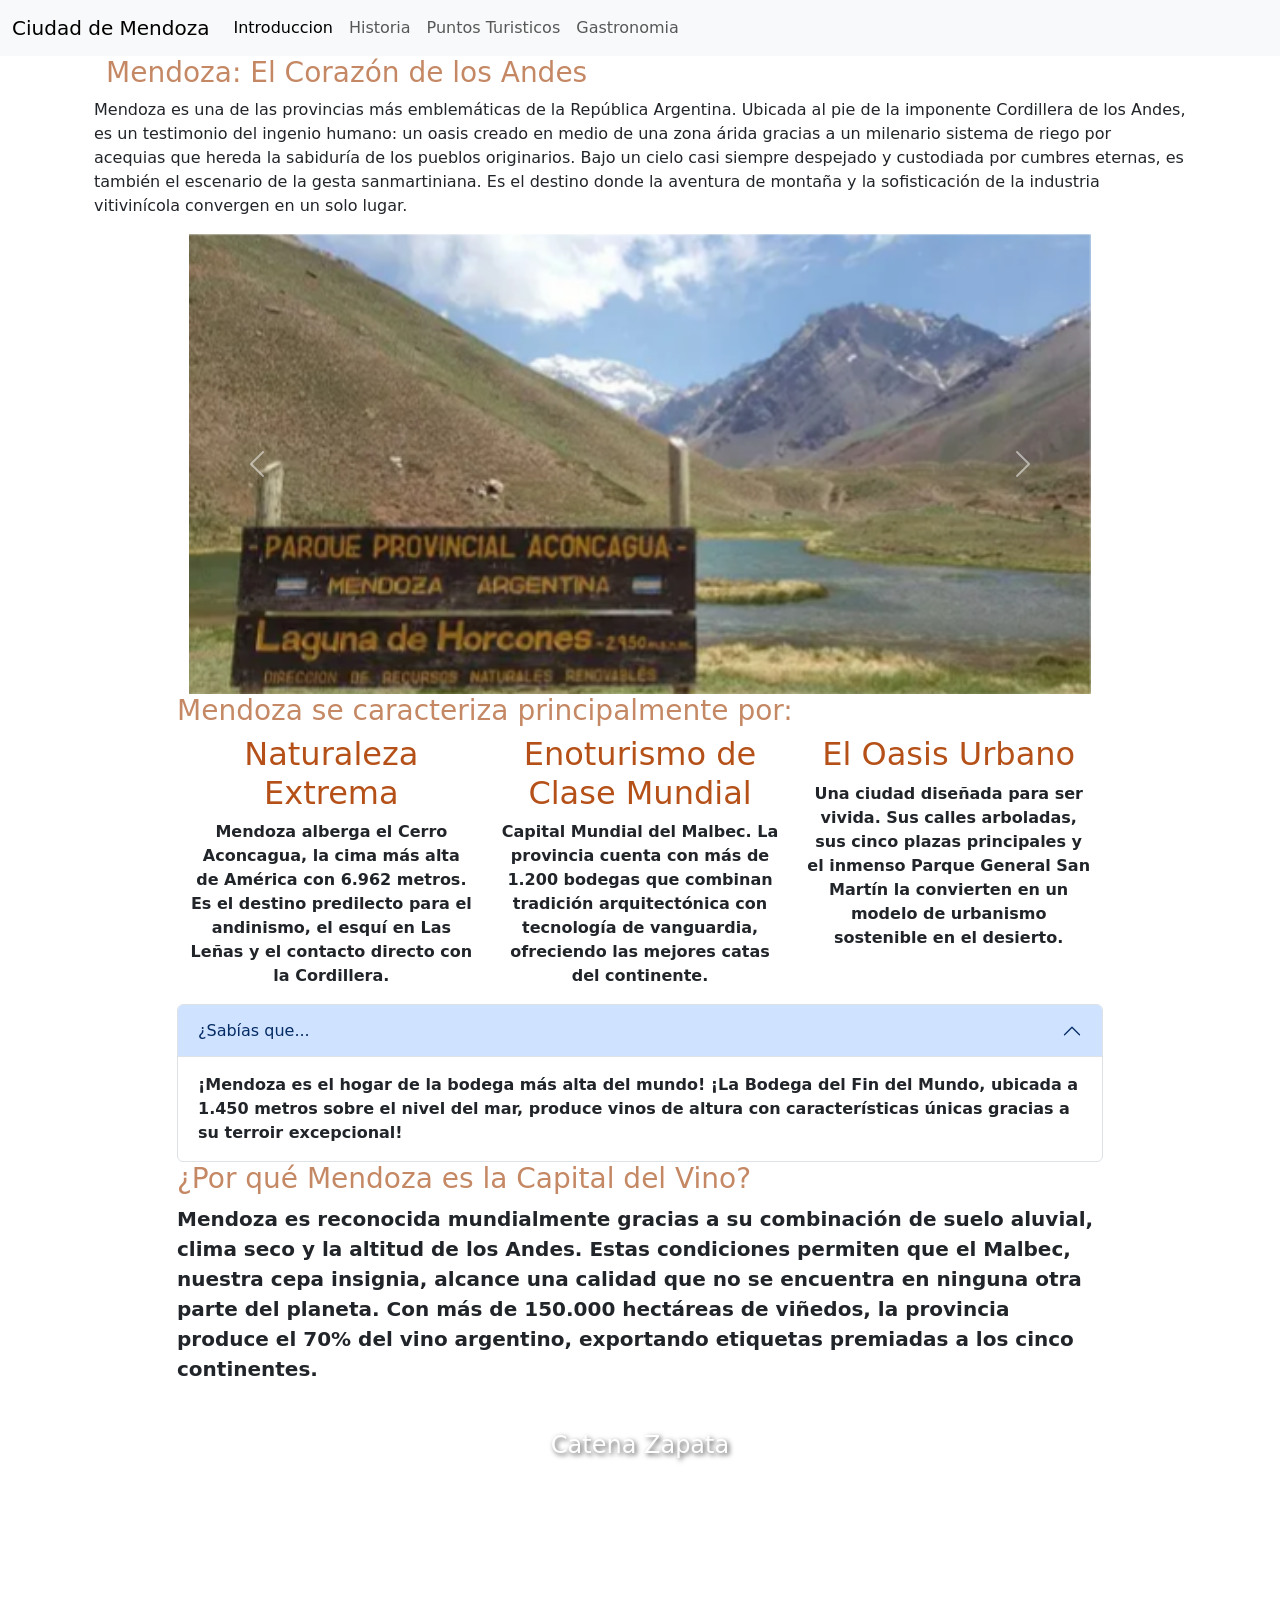
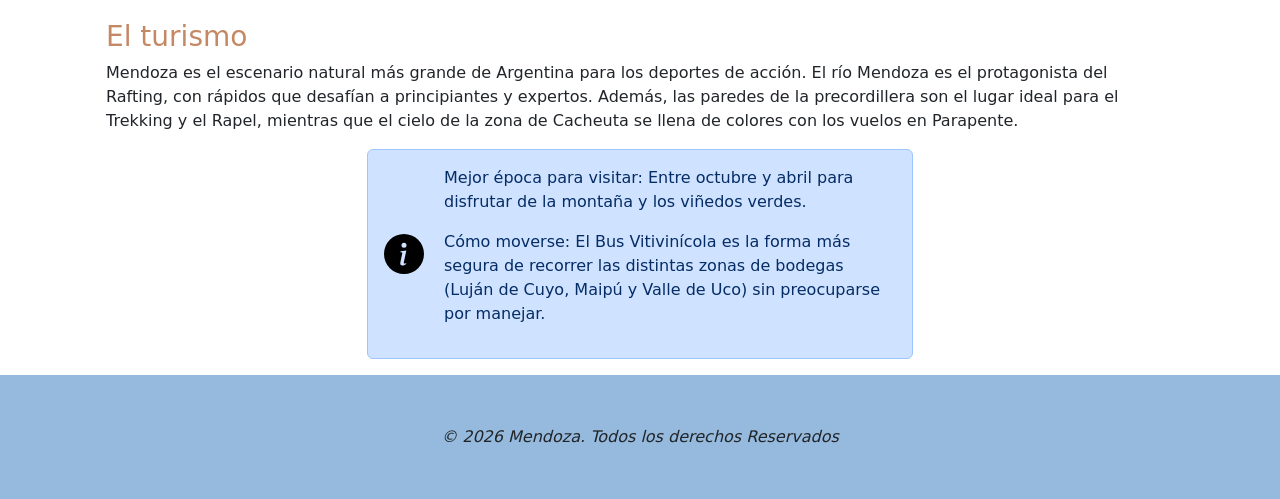
<file: index.html>
<!doctype html>
<html lang="en">

<head>
    <meta charset="UTF-8" />
    <meta name="viewport" content="width=device-width, initial-scale=1.0" />
    <title>TLP</title>

    <link href="https://cdn.jsdelivr.net/npm/bootstrap@5.3.8/dist/css/bootstrap.min.css" rel="stylesheet"
        integrity="sha384-sRIl4kxILFvY47J16cr9ZwB07vP4J8+LH7qKQnuqkuIAvNWLzeN8tE5YBujZqJLB" crossorigin="anonymous" />
    <link rel="stylesheet" href="assets/css/style.css" />
    <link rel="stylesheet" href="assets/css/index.css" />
</head>


<body>
    <header>
        <nav class="navbar navbar-expand-lg bg-body-tertiary">
            <div class="container-fluid">
                <a class="navbar-brand" href="#">Ciudad de Mendoza</a>
                <button class="navbar-toggler" type="button" data-bs-toggle="collapse"
                    data-bs-target="#navbarSupportedContent" aria-controls="navbarSupportedContent"
                    aria-expanded="false" aria-label="Toggle navigation">
                    <span class="navbar-toggler-icon"></span>
                </button>
                <div class="collapse navbar-collapse" id="navbarSupportedContent">
                    <ul class="navbar-nav me-auto mb-2 mb-lg-0">
                        <li class="nav-item">
                            <a class="nav-link active" aria-current="page" href="index.html">Introduccion</a>
                        </li>
                        <li class="nav-item">
                            <a class="nav-link" href="historia.html">Historia</a>
                        </li>
                        <li class="nav-item dropdown">
                            <a class="nav-link" href="puntoturistico.html">Puntos Turisticos
                            </a>
                        </li>
                        <li class="nav-item dropdown">
                            <a class="nav-link" href="gastronomia.html">Gastronomia</a>
                        </li>
                    </ul>
                </div>
            </div>
        </nav>
    </header>
    <section class="frase container">
        <div class="container">
            <h3 class="container">Mendoza: El Corazón de los Andes</h3>
            <p>
                Mendoza es una de las provincias más emblemáticas de la República Argentina. Ubicada al pie de la
                imponente
                Cordillera de los Andes, es un testimonio del ingenio humano: un oasis creado en medio de una zona árida
                gracias a un milenario sistema de riego por acequias que hereda la sabiduría de los pueblos originarios.
                Bajo un cielo casi siempre despejado y custodiada por cumbres eternas, es también el escenario de la
                gesta
                sanmartiniana. Es el destino donde la aventura de montaña y la sofisticación de la industria
                vitivinícola
                convergen en un solo lugar.
            </p>
        </div>
    </section>
    <section class="coso">
        <div class="container ">
            <div class="row gy-100">
                <div class="col-10 mx-auto">
                    <div class="p-6">
                        <section class="carrousel align-content-center">
                            <div class="container text-center">
                                <div class="row align-items-center">
                                    <div class="col">
                                        <div class="fotos">
                                            <div id="carouselExample" class="carousel slide">
                                                <div class="carousel-inner">
                                                    <div class="carousel-item active">
                                                        <img src="assets/img/carrousel1.webp" class="d-block w-100"
                                                            alt="..." />
                                                    </div>
                                                    <div class="carousel-item">
                                                        <img src="assets/img/carrousel2.webp" class="d-block w-100"
                                                            alt="..." />
                                                    </div>
                                                    <div class="carousel-item">
                                                        <img src="assets/img/carrousel3.webp" class="d-block w-100"
                                                            alt="..." />
                                                    </div>
                                                </div>
                                                <button class="carousel-control-prev" type="button"
                                                    data-bs-target="#carouselExample" data-bs-slide="prev">
                                                    <span class="carousel-control-prev-icon" aria-hidden="true"></span>
                                                    <span class="visually-hidden">Previous</span>
                                                </button>
                                                <button class="carousel-control-next" type="button"
                                                    data-bs-target="#carouselExample" data-bs-slide="next">
                                                    <span class="carousel-control-next-icon" aria-hidden="true"></span>
                                                    <span class="visually-hidden">Next</span>
                                                </button>
                                            </div>
                                        </div>
                                    </div>
                                </div>
                            </div>
                        </section>
                        <section class="caracteristicas">
                            <h3>Mendoza se caracteriza principalmente por:</h3>
                            <div class="container text-center">
                                <div class="row">
                                    <div class="col">
                                        <h2>Naturaleza Extrema</h2>
                                        <p>
                                            <strong>
                                                Mendoza alberga el Cerro Aconcagua, la cima más alta de América
                                                con 6.962 metros. Es el destino predilecto para el andinismo, el
                                                esquí en Las Leñas y el contacto directo con la Cordillera.
                                            </strong>
                                        </p>
                                    </div>
                                    <div class="col">
                                        <h2>Enoturismo de Clase Mundial</h2>
                                        <p>
                                            <strong>
                                                Capital Mundial del Malbec. La provincia cuenta con más de 1.200
                                                bodegas que combinan tradición arquitectónica con tecnología de
                                                vanguardia, ofreciendo las mejores catas del continente.
                                            </strong>
                                        </p>
                                    </div>
                                    <div class="col">
                                        <h2>El Oasis Urbano</h2>
                                        <p>
                                            <strong>
                                                Una ciudad diseñada para ser vivida. Sus calles arboladas, sus
                                                cinco plazas principales y el inmenso Parque General San Martín
                                                la convierten en un modelo de urbanismo sostenible en el
                                                desierto.
                                            </strong>
                                        </p>
                                    </div>
                                </div>
                        </section>
                        <div class="curiosidad">
                            <div class="accordion" id="accordionPanelsStayOpenExample">
                                <div class="accordion-item">
                                    <h2 class="accordion-header">
                                        <button class="accordion-button" type="button" data-bs-toggle="collapse"
                                            data-bs-target="#panelsStayOpen-collapseOne" aria-expanded="true"
                                            aria-controls="panelsStayOpen-collapseOne">
                                            ¿Sabías que...
                                        </button>
                                    </h2>
                                    <div id="panelsStayOpen-collapseOne" class="accordion-collapse collapse show">
                                        <div class="accordion-body">
                                            <strong>¡Mendoza es el hogar de la bodega más alta del mundo! ¡La Bodega del
                                                Fin
                                                del Mundo,
                                                ubicada a 1.450 metros sobre el nivel del mar, produce vinos de altura
                                                con
                                                características
                                                únicas gracias a su terroir excepcional!</strong>
                                        </div>
                                    </div>
                                </div>
                            </div>
                            <div class="vino">
                                <blockquote class="blockquote">
                                    <h3>¿Por qué Mendoza es la Capital del Vino?</h3>
                                    <p><strong>Mendoza es reconocida mundialmente gracias a su combinación de suelo
                                            aluvial,
                                            clima seco y la
                                            altitud de los Andes. Estas condiciones permiten que el Malbec, nuestra cepa
                                            insignia, alcance
                                            una calidad que no se encuentra en ninguna otra parte del planeta. Con más
                                            de
                                            150.000 hectáreas
                                            de viñedos, la provincia produce el 70% del vino argentino, exportando
                                            etiquetas
                                            premiadas a los
                                            cinco continentes.</strong></p>
                                </blockquote>
                            </div>
                            <section class="seccion-vino">
                                <div class="contenedor-grid">
                                    <div class="tarjeta-box foto-1">
                                        <div class="capa-oscura">
                                            <div class="info-contenido">
                                                <h3>Catena Zapata</h3>
                                                <p class="texto-hover">
                                                <p class="texto-hover">Catena Zapata es considerada una de las empresas
                                                    de
                                                    vino más famosas
                                                    y emblemáticas de Mendoza, reconocida internacionalmente por lograr
                                                    que
                                                    el Malbec
                                                    argentino sea ampliamente apreciado. Su bodega, conocida por la
                                                    icónica
                                                    Pirámide Maya en
                                                    Luján de Cuyo, es un símbolo de elegancia y tradición desde 1902.
                                                </p>
                                            </div>
                                        </div>
                                    </div>
                                </div>
                        </div>
    </section>
    <section class="turismo container">
        <div class="container">
            <h3 class="container">El turismo</h3>
            <p class="container">
                Mendoza es el escenario natural más grande de Argentina para los deportes de acción. El río Mendoza es
                el
                protagonista del Rafting, con rápidos que desafían a principiantes y expertos. Además, las paredes de la
                precordillera son el lugar ideal para el Trekking y el Rapel, mientras que el cielo de la zona de
                Cacheuta
                se
                llena de colores con los vuelos en Parapente.
            </p>
            <svg xmlns="http://www.w3.org/2000/svg" class="d-none container">
                <symbol id="check-circle-fill" viewBox="0 0 10 10">
                    <path
                        d="M16 8A8 8 0 1 1 0 8a8 8 0 0 1 16 0zm-3.97-3.03a.75.75 0 0 0-1.08.022L7.477 9.417 5.384 7.323a.75.75 0 0 0-1.06 1.06L6.97 11.03a.75.75 0 0 0 1.079-.02l3.992-4.99a.75.75 0 0 0-.01-1.05z" />
                </symbol>
                <symbol id="info-fill" viewBox="0 0 16 16">
                    <path
                        d="M8 16A8 8 0 1 0 8 0a8 8 0 0 0 0 16zm.93-9.412-1 4.705c-.07.34.029.533.304.533.194 0 .487-.07.686-.246l-.088.416c-.287.346-.92.598-1.465.598-.703 0-1.002-.422-.808-1.319l.738-3.468c.064-.293.006-.399-.287-.47l-.451-.081.082-.381 2.29-.287zM8 5.5a1 1 0 1 1 0-2 1 1 0 0 1 0 2z" />
                </symbol>
                <symbol id="exclamation-triangle-fill" viewBox="0 0 16 16">
                    <path
                        d="M8.982 1.566a1.13 1.13 0 0 0-1.96 0L.165 13.233c-.457.778.091 1.767.98 1.767h13.713c.889 0 1.438-.99.98-1.767L8.982 1.566zM8 5c.535 0 .954.462.9.995l-.35 3.507a.552.552 0 0 1-1.1 0L7.1 5.995A.905.905 0 0 1 8 5zm.002 6a1 1 0 1 1 0 2 1 1 0 0 1 0-2z" />
                </symbol>
            </svg>

            <div class="alert alert-primary d-flex align-items-center w-50 mx-auto" role="alert">
                <svg class="bi flex-shrink-0 me-2" width="40" role="img" aria-label="Info:">
                    <use xlink:href="#info-fill" />
                </svg>
                <div class="container">
                    <p>
                        Mejor época para visitar: Entre octubre y abril para disfrutar de la montaña y los viñedos
                        verdes.
                    </p>
                    <p>
                        Cómo moverse: El Bus Vitivinícola es la forma más segura de recorrer las distintas zonas de
                        bodegas (Luján de Cuyo, Maipú y Valle de Uco) sin preocuparse por manejar.
                    </p>
                </div>
            </div>
        </div>
    </section>
        <footer>
                <div class="container text-center">
                    <em>&copy; 2026 Mendoza. Todos los derechos Reservados</em>
                </div>
            </footer>
    <script src="https://cdn.jsdelivr.net/npm/bootstrap@5.3.8/dist/js/bootstrap.bundle.min.js"
        integrity="sha384-FKyoEForCGlyvwx9Hj09JcYn3nv7wiPVlz7YYwJrWVcXK/BmnVDxM+D2scQbITxI"
        crossorigin="anonymous"></script>
</body>

</html>
</file>
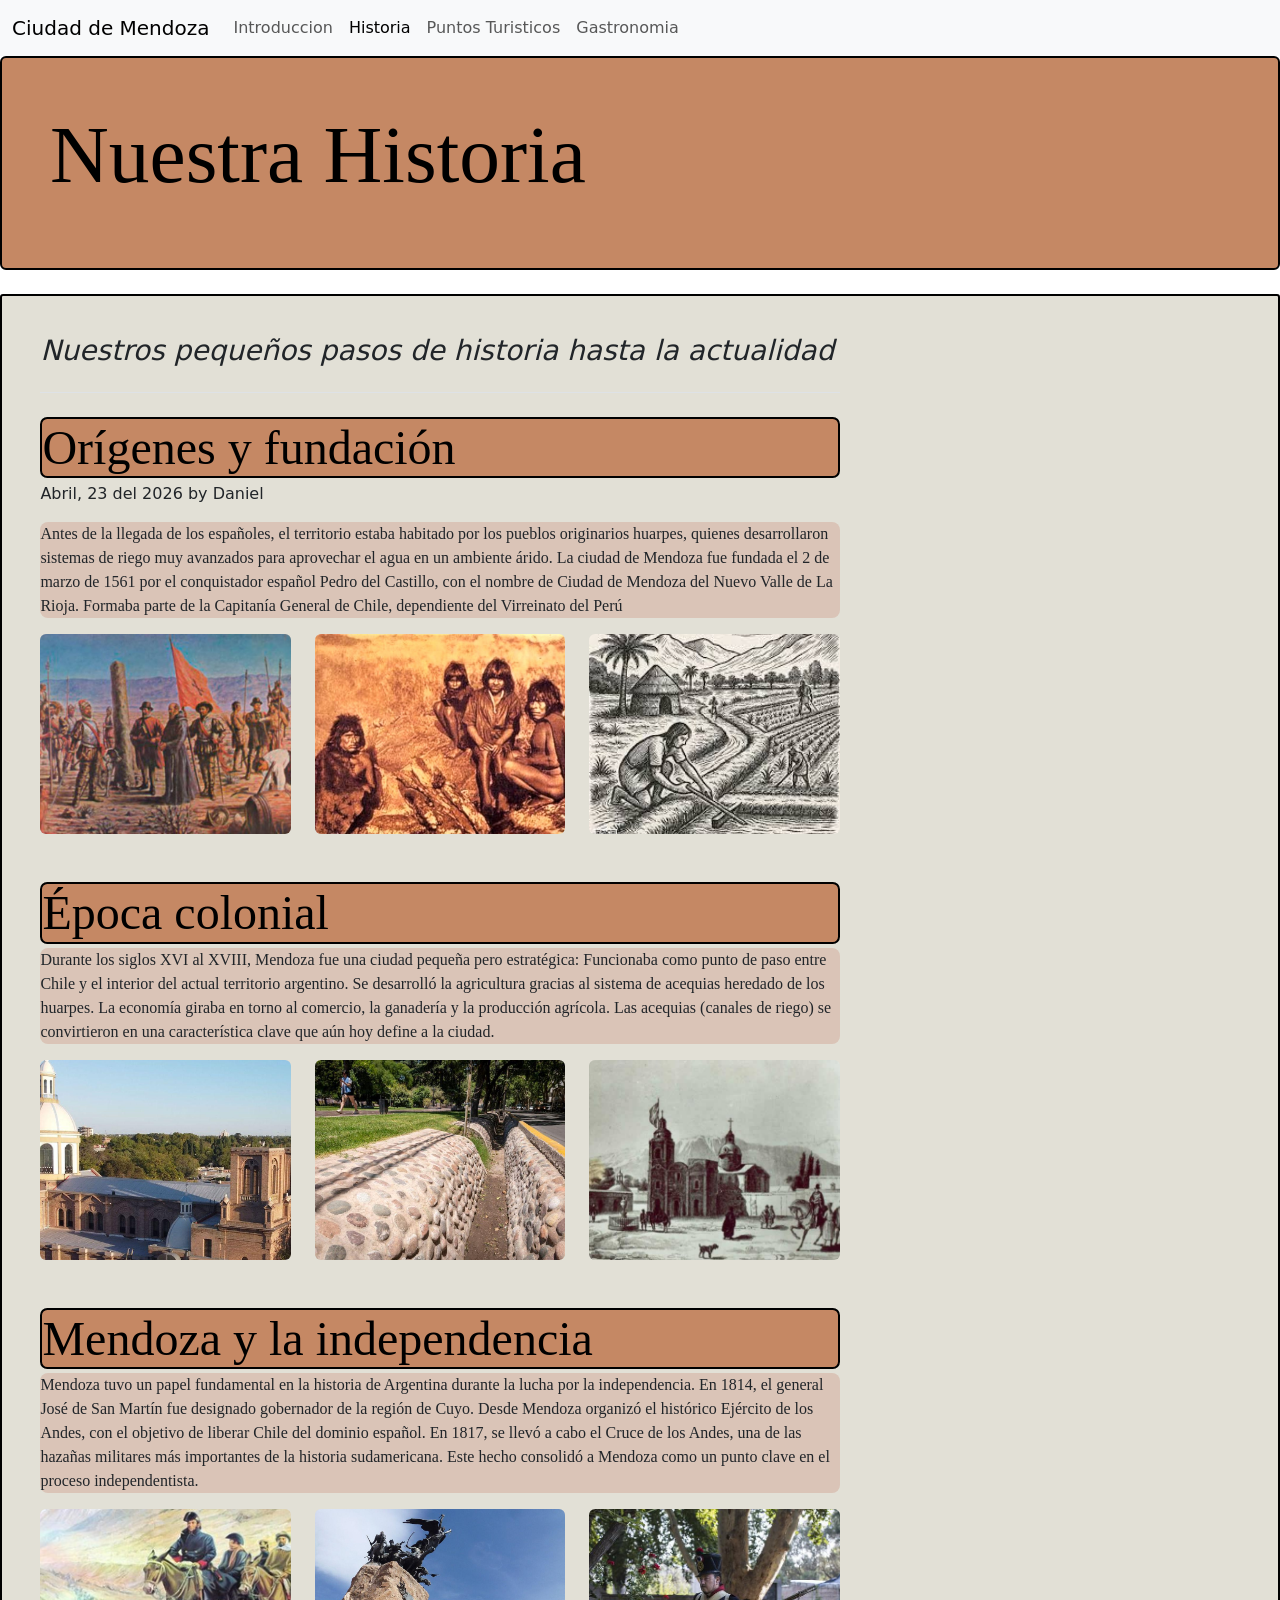
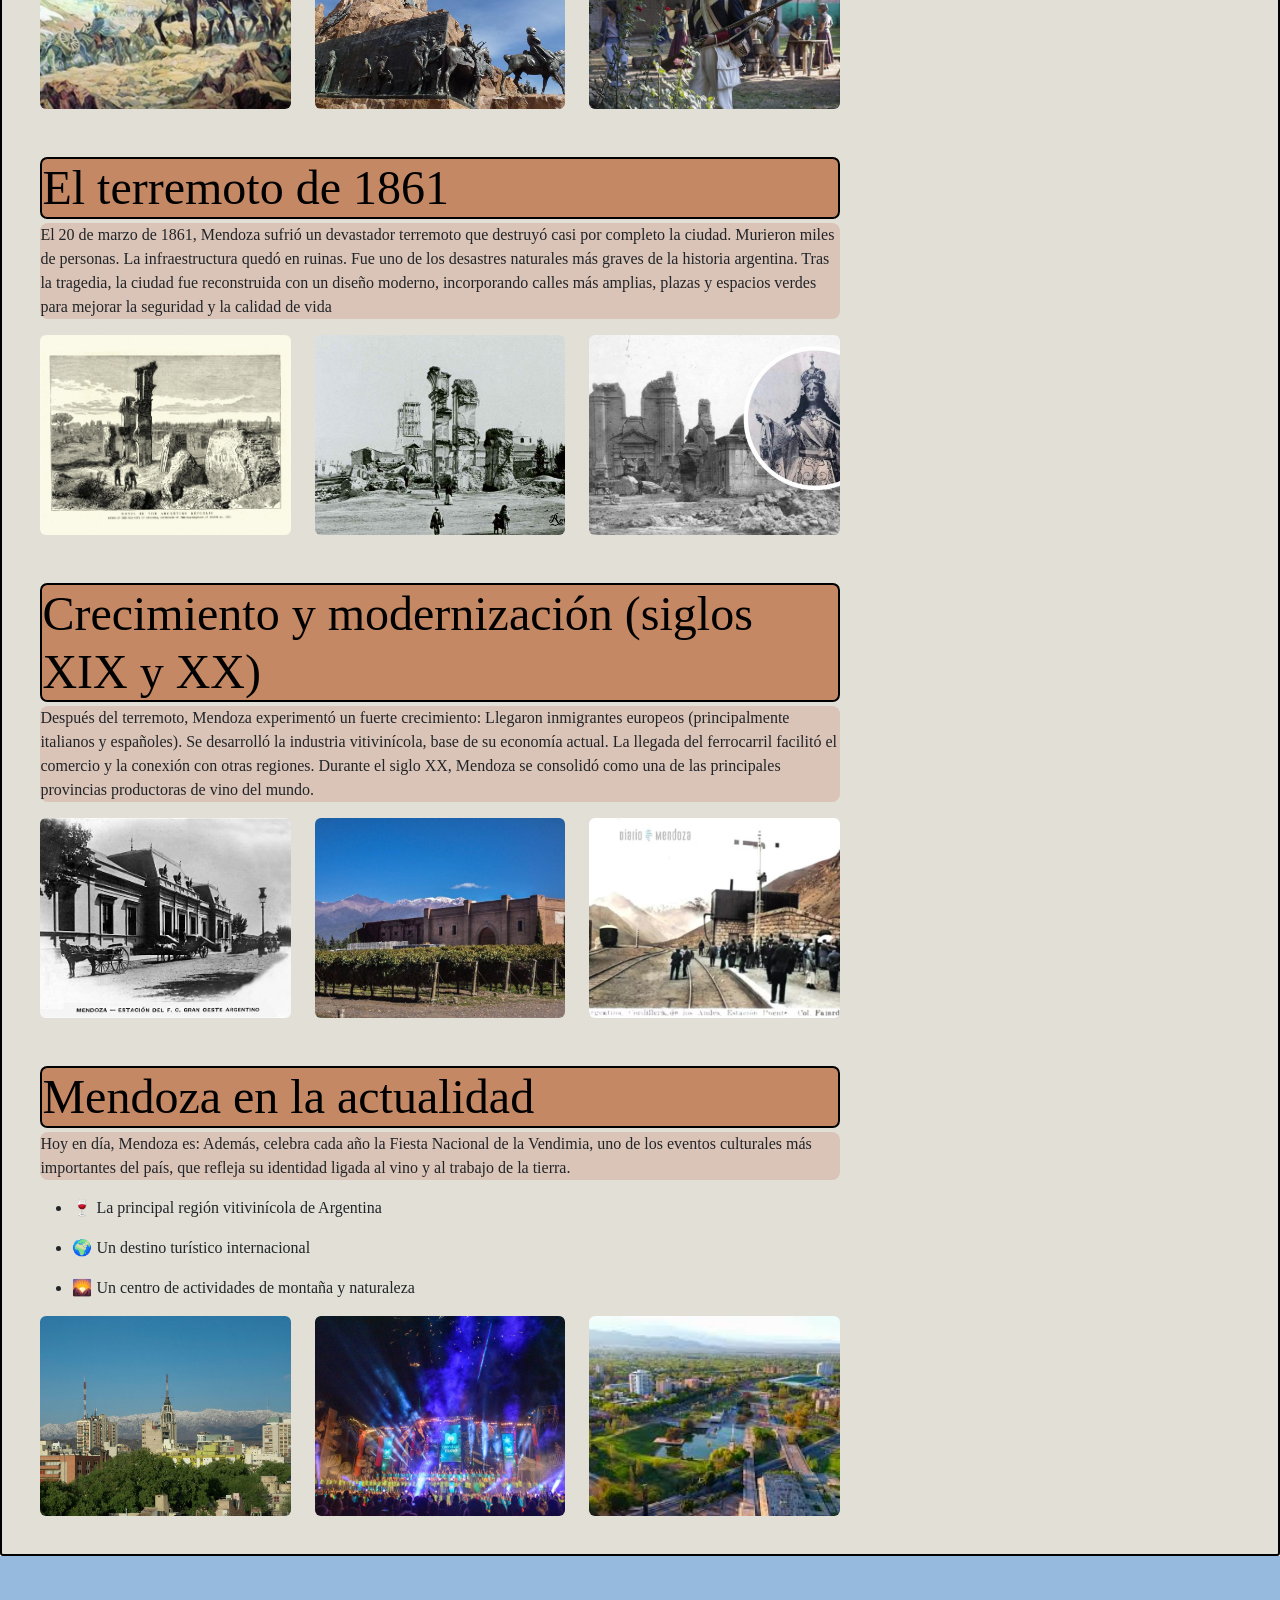
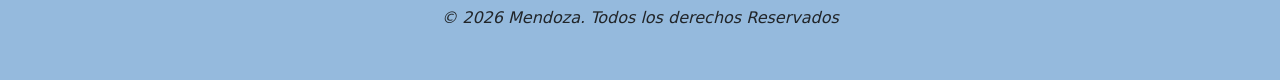
<file: historia.html>
<!doctype html>
<html lang="en">


<head>
    <meta charset="UTF-8" />
    <meta name="viewport" content="width=device-width, initial-scale=1.0" />
    <title>TLP</title>
    <link rel="stylesheet" href="assets/css/style.css">
    <link rel="stylesheet" href="assets/css/historia.css">
    <link href="https://cdn.jsdelivr.net/npm/bootstrap@5.3.8/dist/css/bootstrap.min.css" rel="stylesheet"
        integrity="sha384-sRIl4kxILFvY47J16cr9ZwB07vP4J8+LH7qKQnuqkuIAvNWLzeN8tE5YBujZqJLB" crossorigin="anonymous" />
</head>


<body class="body">
    <nav class="navbar navbar-expand-lg bg-body-tertiary">
        <div class="container-fluid">
            <a class="navbar-brand" href="#">Ciudad de Mendoza</a>
            <button class="navbar-toggler" type="button" data-bs-toggle="collapse"
                data-bs-target="#navbarSupportedContent" aria-controls="navbarSupportedContent" aria-expanded="false"
                aria-label="Toggle navigation">
                <span class="navbar-toggler-icon"></span>
            </button>
            <div class="collapse navbar-collapse" id="navbarSupportedContent">
                <ul class="navbar-nav me-auto mb-2 mb-lg-0">
                    <li class="nav-item">
                        <a class="nav-link " aria-current="page" href="index.html">Introduccion</a>
                    </li>
                    <li class="nav-item">
                        <a class="nav-link active" href="historia.html">Historia</a>
                    </li>
                    <li class="nav-item dropdown">
                        <a class="nav-link" href="puntoturistico.html">Puntos Turisticos </a>
                    </li>
                    <li class="nav-item dropdown">
                        <a class="nav-link" href="gastronomia.html">Gastronomia</a>
                    </li>
                </ul>
                </li>


                </ul>
            </div>
        </div>
    </nav>
    <header>
        <div class="p-4 p-md-5 mb-4 rounded text-body-emphasis fondoheader">
            <div class="col-lg-6 px-0">
                <h1 class="display ">Nuestra Historia</h1>
                <p class="lead my-3"></p>
            </div>
        </div>
    </header>
   
    <main class="main-historia ">


        <div class="col-md-8">
            <h3 class="pb-4 mb-4 fst-italic border-bottom">
                Nuestros pequeños pasos de historia hasta la actualidad
            </h3>
            <article class="blog-post">
                <h2 class="display-5 link-body-emphasis mb-1">Orígenes y fundación</h2>
                <p class="blog-post-meta">Abril, 23 del 2026 by Daniel </p>
                <p class="p">Antes de la llegada de los españoles, el territorio estaba habitado por los pueblos originarios
                    huarpes, quienes desarrollaron sistemas de riego muy avanzados para aprovechar el agua en un
                    ambiente árido.


                    La ciudad de Mendoza fue fundada el 2 de marzo de 1561 por el conquistador español Pedro del
                    Castillo, con el nombre de Ciudad de Mendoza del Nuevo Valle de La Rioja. Formaba parte de la
                    Capitanía General de Chile, dependiente del Virreinato del Perú</p>
                <div class="row mt-3">
                    <div class="col-md-4 ">
                        <img src="assets/img/origen.jpg" class="img-fluid rounded w-100"
                            style="height: 200px; object-fit: cover;" alt="Imagen 1">
                    </div>
                    <div class="col-md-4">
                        <img src="assets/img/origen4.jpg" class="img-fluid rounded w-100"
                            style="height: 200px; object-fit: cover;" alt="Imagen 2">
                    </div>
                    <div class="col-md-4">
                        <img src="assets/img/origen5.jpg" class="img-fluid rounded w-100"
                            style="height: 200px; object-fit: cover;" alt="Imagen 3">
                    </div>
                </div>
                <br>
                <br>






                <article class="blog-post">
                    <h2 class="display-5 link-body-emphasis mb-1">Época colonial</h2>


                    <p class="p">Durante los siglos XVI al XVIII, Mendoza fue una ciudad pequeña pero estratégica:


                        Funcionaba como punto de paso entre Chile y el interior del actual territorio argentino.
                        Se desarrolló la agricultura gracias al sistema de acequias heredado de los huarpes.
                        La economía giraba en torno al comercio, la ganadería y la producción agrícola.


                        Las acequias (canales de riego) se convirtieron en una característica clave que aún hoy define a
                        la ciudad.</p>
                    <div class="row mt-3">
                        <div class="col-md-4">
                            <img src="assets/img/colonial.jpg" class="img-fluid rounded w-100"
                                style="height: 200px; object-fit: cover;" alt="Imagen 1">
                        </div>
                        <div class="col-md-4">
                            <img src="assets/img/colonial2.jpg" class="img-fluid rounded w-100"
                                style="height: 200px; object-fit: cover;" alt="Imagen 2">
                        </div>
                        <div class="col-md-4">
                            <img src="assets/img/colonial3.jpg" class="img-fluid rounded w-100"
                                style="height: 200px; object-fit: cover;" alt="Imagen 3">
                        </div>
                    </div>
                    <br>
                    <br>




                    <article class="blog-post">
                        <h2 class="display-5 link-body-emphasis mb-1">Mendoza y la independencia</h2>
                      <p class="p">Mendoza tuvo un papel fundamental en la historia de Argentina durante la lucha por la
                            independencia.


                            En 1814, el general José de San Martín fue designado gobernador de la región de Cuyo. Desde
                            Mendoza organizó el histórico Ejército de los Andes, con el objetivo de liberar Chile del
                            dominio español.


                            En 1817, se llevó a cabo el Cruce de los Andes, una de las hazañas militares más importantes
                            de la historia sudamericana. Este hecho consolidó a Mendoza como un punto clave en el
                            proceso independentista.</p>
                        <div class="row mt-3">
                            <div class="col-md-4">
                                <img src="assets/img/indep.jpg" class="img-fluid rounded w-100"
                                    style="height: 200px; object-fit: cover;" alt="Imagen 1">
                            </div>
                            <div class="col-md-4">
                                <img src="assets/img/indep2.jpg" class="img-fluid rounded w-100"
                                    style="height: 200px; object-fit: cover;" alt="Imagen 2">
                            </div>
                            <div class="col-md-4">
                                <img src="assets/img/indep3.jpg" class="img-fluid rounded w-100"
                                    style="height: 200px; object-fit: cover;" alt="Imagen 3">
                            </div>
                        </div>


                        <br>
                        <br>




                        <article class="blog-post">
                            <h2 class="display-5 link-body-emphasis mb-1">El terremoto de 1861</h2>
                        <p class="p">El 20 de marzo de 1861, Mendoza sufrió un devastador terremoto que destruyó casi por
                                completo la ciudad.


                                Murieron miles de personas.
                                La infraestructura quedó en ruinas.
                                Fue uno de los desastres naturales más graves de la historia argentina.


                                Tras la tragedia, la ciudad fue reconstruida con un diseño moderno, incorporando calles
                                más amplias, plazas y espacios verdes para mejorar la seguridad y la calidad de vida</p>
                            <div class="row mt-3">
                                <div class="col-md-4">
                                    <img src="assets/img/terremoto.jpg" class="img-fluid rounded w-100"
                                        style="height: 200px; object-fit: cover;" alt="Imagen 1">
                                </div>
                                <div class="col-md-4">
                                    <img src="assets/img/terremoto2.jpg" class="img-fluid rounded w-100"
                                        style="height: 200px; object-fit: cover;" alt="Imagen 2">
                                </div>
                                <div class="col-md-4">
                                    <img src="assets/img/terremoto3.jpg" class="img-fluid rounded w-100"
                                        style="height: 200px; object-fit: cover;" alt="Imagen 3">
                                </div>
                            </div>
                            <br>
                            <br>






                            <article class="blog-post">
                                <h2 class="display-5 link-body-emphasis mb-1">Crecimiento y modernización (siglos XIX y
                                    XX)</h2>
                               <p class="p">Después del terremoto, Mendoza experimentó un fuerte crecimiento:


                                    Llegaron inmigrantes europeos (principalmente italianos y españoles).
                                    Se desarrolló la industria vitivinícola, base de su economía actual.
                                    La llegada del ferrocarril facilitó el comercio y la conexión con otras regiones.


                                    Durante el siglo XX, Mendoza se consolidó como una de las principales provincias
                                    productoras de vino del mundo.</p>
                                <div class="row mt-3">
                                    <div class="col-md-4">
                                        <img src="assets/img/moder.jpg" class="img-fluid rounded w-100"
                                            style="height: 200px; object-fit: cover;" alt="Imagen 1">
                                    </div>
                                    <div class="col-md-4">
                                        <img src="assets/img/moder2.jpg" class="img-fluid rounded w-100"
                                            style="height: 200px; object-fit: cover;" alt="Imagen 2">
                                    </div>
                                    <div class="col-md-4">
                                        <img src="assets/img/moder3.jpg" class="img-fluid rounded w-100"
                                            style="height: 200px; object-fit: cover;" alt="Imagen 3">
                                    </div>
                                </div>
                                <br>
                                <br>






                                <article class="blog-post">
                                    <h2 class="display-5 link-body-emphasis mb-1">Mendoza en la actualidad</h2>
                                   <p class="p">Hoy en día, Mendoza es:
                                        Además, celebra cada año la Fiesta Nacional de la Vendimia, uno de los eventos
                                        culturales más importantes del país, que refleja su identidad ligada al vino y
                                        al trabajo de la tierra.</p>
                                    <ul class="ul">
                                        <li><p>🍷 La principal región vitivinícola de Argentina </p></strong></li>
                                        <li> <p>🌍 Un destino turístico internacional</p></li>
                                        <li> <p>🌄 Un centro de actividades de montaña y naturaleza</p></li>
                                    </ul>
                                    <div class="row mt-3">
                                        <div class="col-md-4">
                                            <img src="assets/img/actual.jpg" class="img-fluid rounded w-100"
                                                style="height: 200px; object-fit: cover;" alt="Imagen 1">
                                        </div>
                                        <div class="col-md-4">
                                            <img src="assets/img/actual2.jpg" class="img-fluid rounded w-100"
                                                style="height: 200px; object-fit: cover;" alt="Imagen 2">
                                        </div>
                                        <div class="col-md-4">
                                            <img src="assets/img/actual3.jpg" class="img-fluid rounded w-100"
                                                style="height: 200px; object-fit: cover;" alt="Imagen 3">
                                        </div>
                                    </div>











                                    
                                </main>
                                
                                
                                <footer>
                                                <div class="container text-center">
                                                    <em>&copy; 2026 Mendoza. Todos los derechos Reservados</em>
                                                </div>
                                            </footer>

    <script src="https://cdn.jsdelivr.net/npm/bootstrap@5.3.8/dist/js/bootstrap.bundle.min.js"
        integrity="sha384-FKyoEForCGlyvwx9Hj09JcYn3nv7wiPVlz7YYwJrWVcXK/BmnVDxM+D2scQbITxI"
        crossorigin="anonymous"></script>
</body>


</html>
</file>
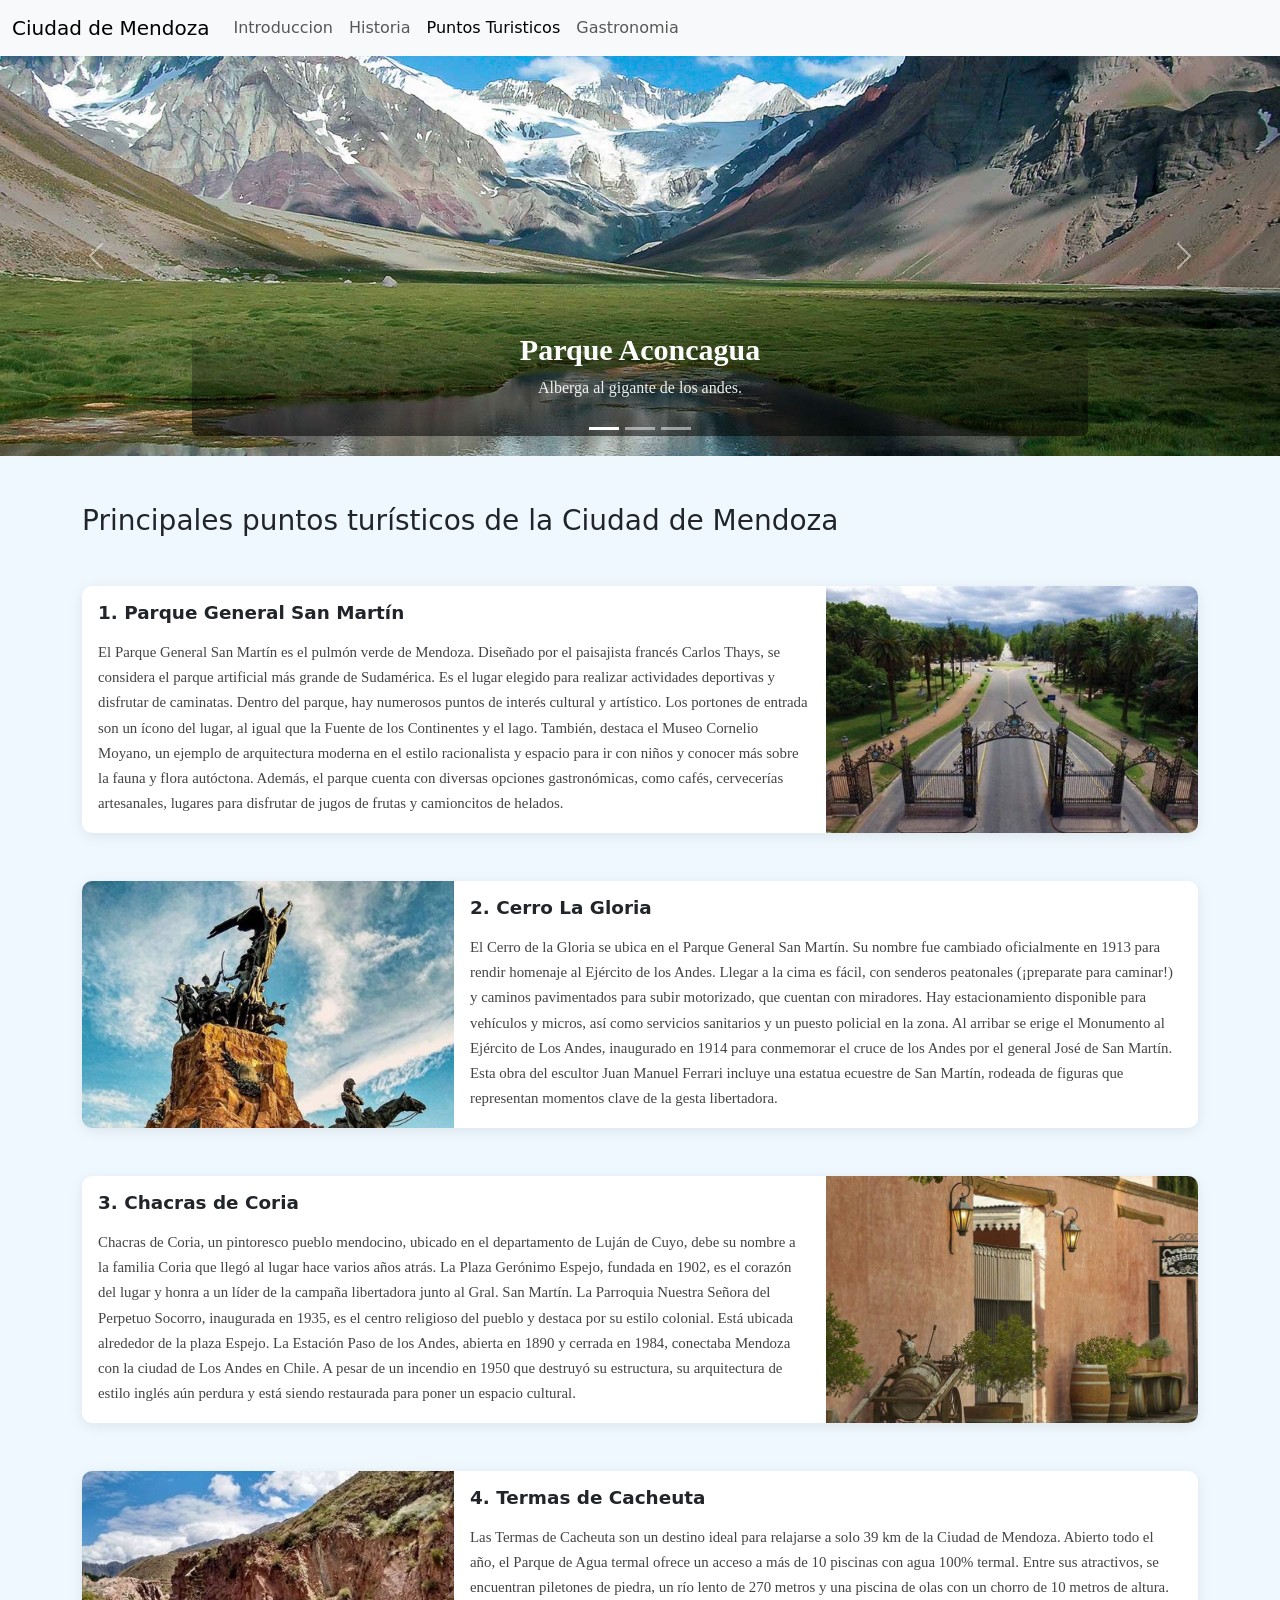
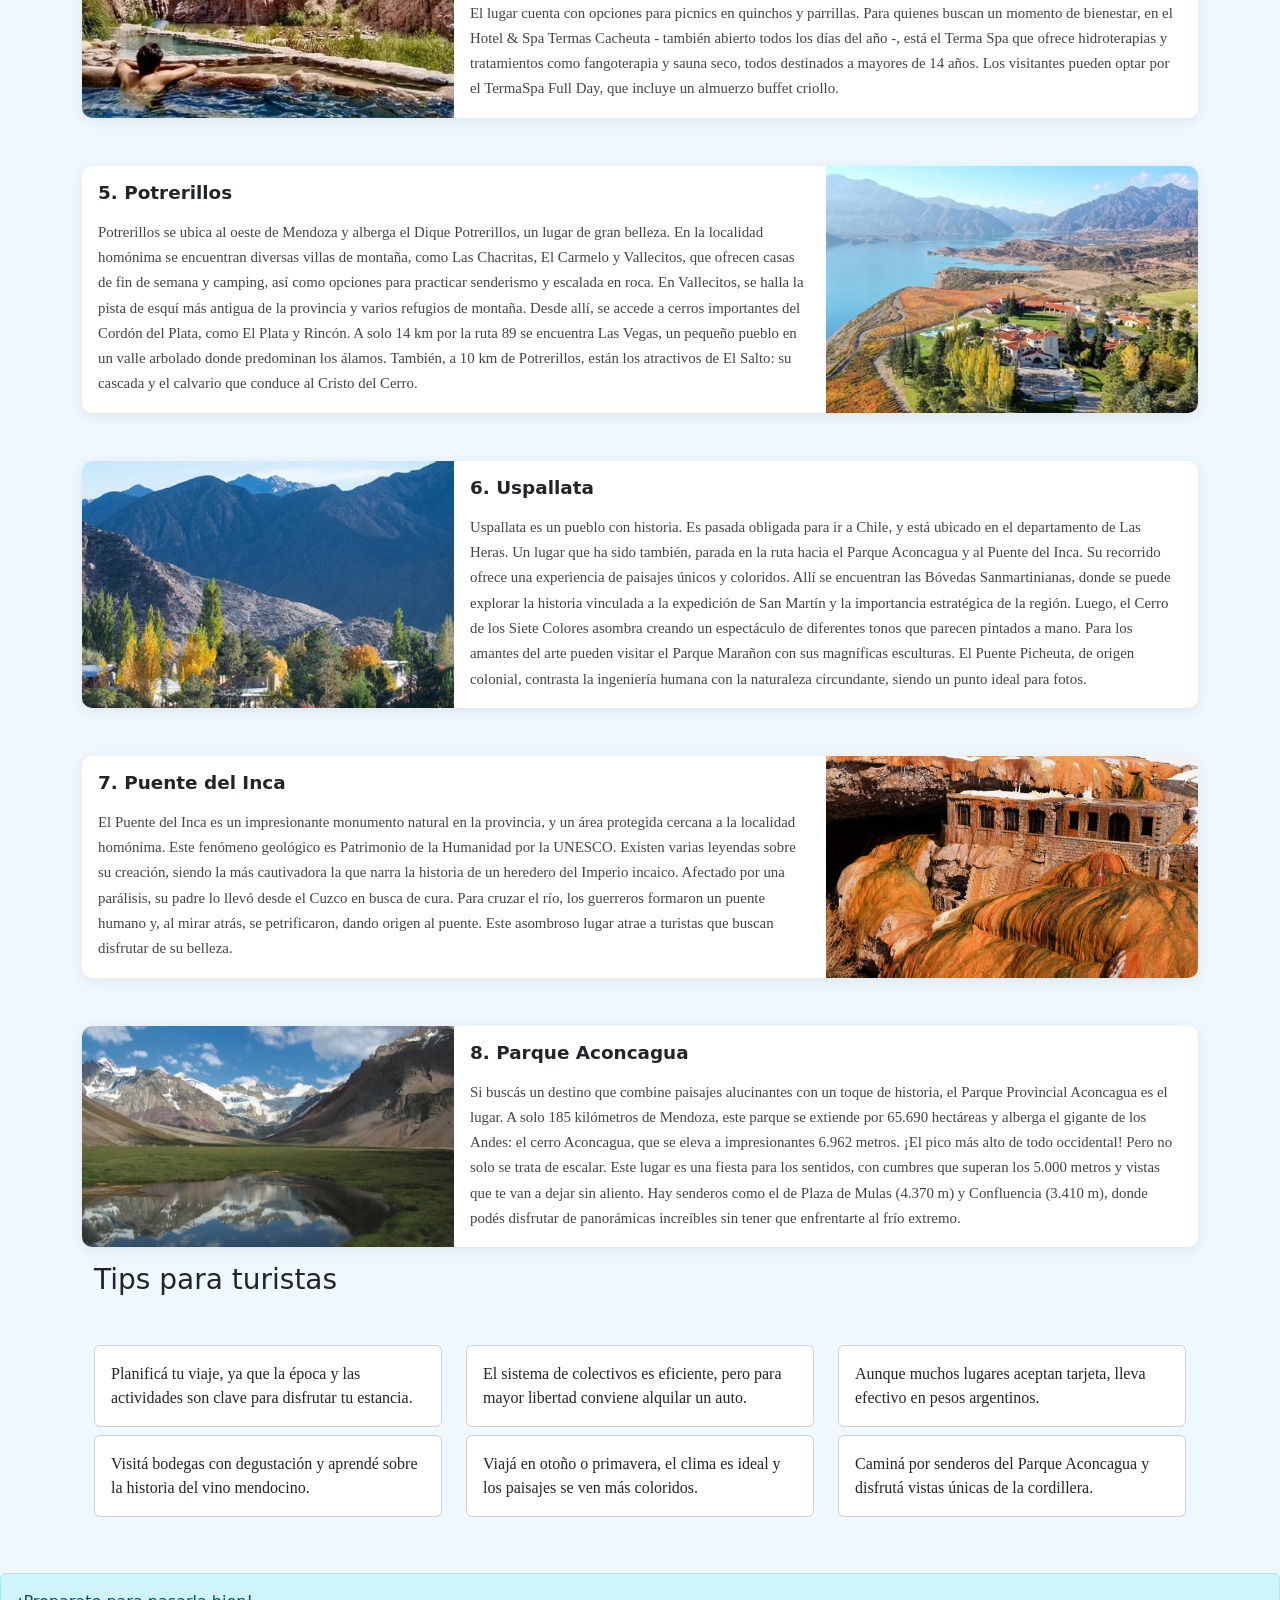
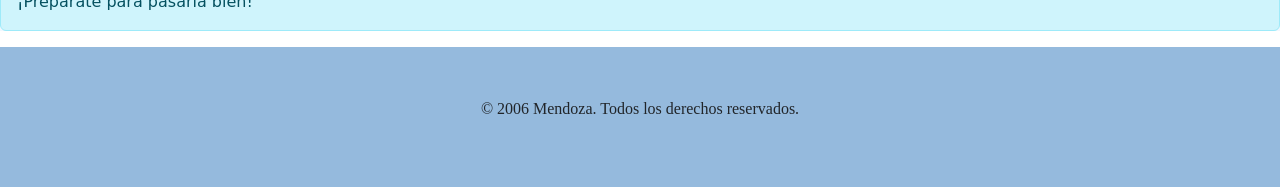
<file: puntoturistico.html>
<!doctype html>
<html lang="en">

<head>
    <meta charset="UTF-8" />
    <meta name="viewport" content="width=device-width, initial-scale=1.0" />
    <title>TLP</title>
    <link rel="stylesheet" href="assets/css/style.css">
    <link rel="stylesheet" href="assets/css/puntoturisticos.css">
    <link href="https://cdn.jsdelivr.net/npm/bootstrap@5.3.8/dist/css/bootstrap.min.css" rel="stylesheet"
        integrity="sha384-sRIl4kxILFvY47J16cr9ZwB07vP4J8+LH7qKQnuqkuIAvNWLzeN8tE5YBujZqJLB" crossorigin="anonymous" />
</head>

<body>
    <header>
        <!-- Menu -->
        <nav class="navbar navbar-expand-lg bg-body-tertiary">
            <div class="container-fluid">
                <a class="navbar-brand" href="#">Ciudad de Mendoza</a>
                <button class="navbar-toggler" type="button" data-bs-toggle="collapse"
                    data-bs-target="#navbarSupportedContent" aria-controls="navbarSupportedContent"
                    aria-expanded="false" aria-label="Toggle navigation">
                    <span class="navbar-toggler-icon"></span>
                </button>
                <div class="collapse navbar-collapse" id="navbarSupportedContent">

                    <ul class="navbar-nav me-auto mb-2 mb-lg-0">
                        <li class="nav-item">
                            <a class="nav-link" aria-current="page" href="index.html">Introduccion</a>
                        </li>
                        <li class="nav-item">
                            <a class="nav-link" href="historia.html">Historia</a>
                        </li>
                        <li class="nav-item dropdown">
                            <a class="nav-link active" href="puntoturistico.html">Puntos Turisticos </a>
                        </li>
                        <li class="nav-item dropdown">
                            <a class="nav-link" href="gastronomia.html">Gastronomia</a>
                        </li>
                    </ul>
                    </li>

                    </ul>
                </div>
            </div>
        </nav>
    </header>

    <main>
        <!-- Carrusel -->
        <div id="carouselExampleCaptions" class="carousel slide">
            <div class="carousel-indicators">
                <button type="button" data-bs-target="#carouselExampleCaptions" data-bs-slide-to="0" class="active"
                    aria-current="true" aria-label="Slide 1"></button>
                <button type="button" data-bs-target="#carouselExampleCaptions" data-bs-slide-to="1"
                    aria-label="Slide 2"></button>
                <button type="button" data-bs-target="#carouselExampleCaptions" data-bs-slide-to="2"
                    aria-label="Slide 3"></button>
            </div>
            <div class="carousel-inner">
                <div class="carousel-item active" style="max-height: 500px; overflow: hidden;">
                    <img src="assets/img/parque-aconcagua.jpg" class="d-block w-100"
                        style="max-height: 400px; object-fit: cover;" alt="...">
                    <div class="carousel-caption d-none d-md-block">
                        <h5>Parque Aconcagua</h5>
                        <p>Alberga al gigante de los andes.</p>
                    </div>
                </div>
                <div class="carousel-item" style="max-height: 500px; overflow: hidden;">
                    <img src="assets/img/uspallata.jpg" class="d-block w-100"
                        style="max-height: 400px; object-fit: cover;" alt="...">
                    <div class="carousel-caption d-none d-md-block">
                        <h5>Uspallata</h5>
                        <p>Un pueblo con historia.</p>
                    </div>
                </div>
                <div class="carousel-item" style="max-height: 500px; overflow: hidden;">
                    <img src="assets/img/puente-del-inca.jpg" class="d-block w-100"
                        style="max-height: 400px; object-fit: cover;" alt="...">
                    <div class="carousel-caption d-none d-md-block">
                        <h5>Puente del Inca</h5>
                        <p>Impresionante monumento natural de la provincia.</p>
                    </div>
                </div>
            </div>
            <button class="carousel-control-prev" type="button" data-bs-target="#carouselExampleCaptions"
                data-bs-slide="prev">
                <span class="carousel-control-prev-icon" aria-hidden="true"></span>
                <span class="visually-hidden">Previous</span>
            </button>
            <button class="carousel-control-next" type="button" data-bs-target="#carouselExampleCaptions"
                data-bs-slide="next">
                <span class="carousel-control-next-icon" aria-hidden="true"></span>
                <span class="visually-hidden">Next</span>
            </button>
        </div>

        <!-- Tarjetas horizontales -->
        <div class="container mt-5">
            <h3>Principales puntos turísticos de la Ciudad de Mendoza</h3>
        </div>

        <div class="container mt-5">
            <div class="card mb-3 border-0">
                <div class="row g-0">
                    <div class="col-md-8">
                        <div class="card-body">
                            <h5 class="card-title">1. Parque General San Martín</h5>
                            <p class="card-text">El Parque General San Martín es el pulmón verde de Mendoza. Diseñado
                                por el paisajista francés Carlos Thays, se considera el parque artificial más grande de
                                Sudamérica. Es el lugar elegido para realizar actividades deportivas y disfrutar de
                                caminatas.
                                Dentro del parque, hay numerosos puntos de interés cultural y artístico. Los portones de
                                entrada son un ícono del lugar, al igual que la Fuente de los Continentes y el lago.
                                También, destaca el Museo Cornelio Moyano, un ejemplo de arquitectura moderna en el
                                estilo racionalista y espacio para ir con niños y conocer más sobre la fauna y flora
                                autóctona. Además, el parque cuenta con diversas opciones gastronómicas, como cafés,
                                cervecerías artesanales, lugares para disfrutar de jugos de frutas y camioncitos de
                                helados.
                            </p>
                        </div>
                    </div>
                    <div class="col-md-4">
                        <img src="assets/img/parque-general-san-martin.jpg" class="img-fluid rounded-end" alt="...">
                    </div>
                </div>
            </div>
        </div>

        <div class="container mt-5">
            <div class="card mb-3 border-0">
                <div class="row g-0">
                    <div class="col-md-4">
                        <img src="assets/img/cerro-de-la-gloria.jpg" class="img-fluid rounded-start" alt="...">
                    </div>
                    <div class="col-md-8">
                        <div class="card-body">
                            <h5 class="card-title">2. Cerro La Gloria</h5>
                            <p class="card-text">El Cerro de la Gloria se ubica en el Parque General San Martín. Su
                                nombre fue cambiado oficialmente en 1913 para rendir homenaje al Ejército de los Andes.
                                Llegar a la cima es fácil, con senderos peatonales (¡preparate para caminar!) y caminos
                                pavimentados para subir motorizado, que cuentan con miradores. Hay estacionamiento
                                disponible para vehículos y micros, así como servicios sanitarios y un puesto policial
                                en la zona.
                                Al arribar se erige el Monumento al Ejército de Los Andes, inaugurado en 1914 para
                                conmemorar el cruce de los Andes por el general José de San Martín. Esta obra del
                                escultor Juan Manuel Ferrari incluye una estatua ecuestre de San Martín, rodeada de
                                figuras que representan momentos clave de la gesta libertadora.

                            </p>
                        </div>
                    </div>
                </div>
            </div>
        </div>
        <div class="container mt-5">
            <div class="card mb-3 border-0">
                <div class="row g-0">
                    <div class="col-md-8">
                        <div class="card-body">
                            <h5 class="card-title">3. Chacras de Coria</h5>
                            <p class="card-text">Chacras de Coria, un pintoresco pueblo mendocino, ubicado en el
                                departamento de Luján de Cuyo, debe su nombre a la familia Coria que llegó al lugar hace
                                varios años atrás. La Plaza Gerónimo Espejo, fundada en 1902, es el corazón del lugar y
                                honra a un líder de la campaña libertadora junto al Gral. San Martín.
                                La Parroquia Nuestra Señora del Perpetuo Socorro, inaugurada en 1935, es el centro
                                religioso del pueblo y destaca por su estilo colonial. Está ubicada alrededor de la
                                plaza Espejo. La Estación Paso de los Andes, abierta en 1890 y cerrada en 1984,
                                conectaba Mendoza con la ciudad de Los Andes en Chile. A pesar de un incendio en 1950
                                que destruyó su estructura, su arquitectura de estilo inglés aún perdura y está siendo
                                restaurada para poner un espacio cultural.
                            </p>
                        </div>
                    </div>
                    <div class="col-md-4">
                        <img src="assets/img/chacras-de-coria.jpg" class="img-fluid rounded-end" alt="...">
                    </div>
                </div>
            </div>
        </div>
        <div class="container mt-5">
            <div class="card mb-3 border-0">
                <div class="row g-0">
                    <div class="col-md-4">
                        <img src="assets/img/termas-de-cacheuta.jpg" class="img-fluid rounded-start" alt="...">
                    </div>
                    <div class="col-md-8">
                        <div class="card-body">
                            <h5 class="card-title">4. Termas de Cacheuta</h5>
                            <p class="card-text">Las Termas de Cacheuta son un destino ideal para relajarse a solo 39 km
                                de la Ciudad de Mendoza. Abierto todo el año, el Parque de Agua termal ofrece un acceso
                                a más de 10 piscinas con agua 100% termal. Entre sus atractivos, se encuentran piletones
                                de piedra, un río lento de 270 metros y una piscina de olas con un chorro de 10 metros
                                de altura. El lugar cuenta con opciones para picnics en quinchos y parrillas.
                                Para quienes buscan un momento de bienestar, en el Hotel & Spa Termas Cacheuta - también
                                abierto todos los días del año -, está el Terma Spa que ofrece hidroterapias y
                                tratamientos como fangoterapia y sauna seco, todos destinados a mayores de 14 años. Los
                                visitantes pueden optar por el TermaSpa Full Day, que incluye un almuerzo buffet
                                criollo.
                            </p>
                        </div>
                    </div>
                </div>
            </div>
        </div>
        <div class="container mt-5">
            <div class="card mb-3 border-0">
                <div class="row g-0">
                    <div class="col-md-8">
                        <div class="card-body">
                            <h5 class="card-title">5. Potrerillos</h5>
                            <p class="card-text">Potrerillos se ubica al oeste de Mendoza y alberga el Dique
                                Potrerillos, un lugar de gran belleza. En la localidad homónima se encuentran diversas
                                villas de montaña, como Las Chacritas, El Carmelo y Vallecitos, que ofrecen casas de fin
                                de semana y camping, así como opciones para practicar senderismo y escalada en roca. En
                                Vallecitos, se halla la pista de esquí más antigua de la provincia y varios refugios de
                                montaña. Desde allí, se accede a cerros importantes del Cordón del Plata, como El Plata
                                y Rincón.
                                A solo 14 km por la ruta 89 se encuentra Las Vegas, un pequeño pueblo en un valle
                                arbolado donde predominan los álamos. También, a 10 km de Potrerillos, están los
                                atractivos de El Salto: su cascada y el calvario que conduce al Cristo del Cerro.
                            </p>
                        </div>
                    </div>
                    <div class="col-md-4">
                        <img src="assets/img/potrerillos.jpg" class="img-fluid rounded-end" alt="...">
                    </div>
                </div>
            </div>
        </div>
        <div class="container mt-5">
            <div class="card mb-3 border-0">
                <div class="row g-0">
                    <div class="col-md-4">
                        <img src="assets/img/pueblo-uspallata.jpg" class="img-fluid rounded-start" alt="...">
                    </div>
                    <div class="col-md-8">
                        <div class="card-body">
                            <h5 class="card-title">6. Uspallata</h5>
                            <p class="card-text">Uspallata es un pueblo con historia. Es pasada obligada para ir a
                                Chile, y está ubicado en el departamento de Las Heras. Un lugar que ha sido también,
                                parada en la ruta hacia el Parque Aconcagua y al Puente del Inca. Su recorrido ofrece
                                una experiencia de paisajes únicos y coloridos.
                                Allí se encuentran las Bóvedas Sanmartinianas, donde se puede explorar la historia
                                vinculada a la expedición de San Martín y la importancia estratégica de la región.
                                Luego, el Cerro de los Siete Colores asombra creando un espectáculo de diferentes tonos
                                que parecen pintados a mano. Para los amantes del arte pueden visitar el Parque Marañon
                                con sus magníficas esculturas. El Puente Picheuta, de origen colonial, contrasta la
                                ingeniería humana con la naturaleza circundante, siendo un punto ideal para fotos.
                            </p>
                        </div>
                    </div>
                </div>
            </div>
        </div>
        <div class="container mt-5">
            <div class="card mb-3 border-0">
                <div class="row g-0">
                    <div class="col-md-8">
                        <div class="card-body">
                            <h5 class="card-title">7. Puente del Inca</h5>
                            <p class="card-text">El Puente del Inca es un impresionante monumento natural en la
                                provincia, y un área protegida cercana a la localidad homónima. Este fenómeno geológico
                                es Patrimonio de la Humanidad por la UNESCO.
                                Existen varias leyendas sobre su creación, siendo la más cautivadora la que narra la
                                historia de un heredero del Imperio incaico. Afectado por una parálisis, su padre lo
                                llevó desde el Cuzco en busca de cura. Para cruzar el río, los guerreros formaron un
                                puente humano y, al mirar atrás, se petrificaron, dando origen al puente. Este asombroso
                                lugar atrae a turistas que buscan disfrutar de su belleza.
                            </p>
                        </div>
                    </div>
                    <div class="col-md-4">
                        <img src="assets/img/puente-del-inca2.jpg" class="img-fluid rounded-end" alt="...">
                    </div>
                </div>
            </div>
        </div>
        <div class="container mt-5">
            <div class="card mb-3 border-0">
                <div class="row g-0">
                    <div class="col-md-4">
                        <img src="assets/img/parque-aconcagua2.jpg" class="img-fluid rounded-start" alt="...">
                    </div>
                    <div class="col-md-8">
                        <div class="card-body">
                            <h5 class="card-title">8. Parque Aconcagua</h5>
                            <p class="card-text">Si buscás un destino que combine paisajes alucinantes con un toque de
                                historia, el Parque Provincial Aconcagua es el lugar. A solo 185 kilómetros de Mendoza,
                                este parque se extiende por 65.690 hectáreas y alberga el gigante de los Andes: el cerro
                                Aconcagua, que se eleva a impresionantes 6.962 metros. ¡El pico más alto de todo
                                occidental!
                                Pero no solo se trata de escalar. Este lugar es una fiesta para los sentidos, con
                                cumbres que superan los 5.000 metros y vistas que te van a dejar sin aliento. Hay
                                senderos como el de Plaza de Mulas (4.370 m) y Confluencia (3.410 m), donde podés
                                disfrutar de panorámicas increíbles sin tener que enfrentarte al frío extremo.
                            </p>
                        </div>
                    </div>
                </div>
            </div>
        </div>

        <!-- Tarjetas de tips-->

        <div class="container d-none d-md-block">
            <div class="container mb-5">
                <h3>Tips para turistas</h3>
            </div>

            <div class="container my-2">
                <div class="row">
                    <div class="col-md-4">
                        <div class="card text">
                            <div class="card-body">
                                <p class="card-text">Planificá tu viaje, ya que la época y las actividades son clave
                                    para disfrutar tu estancia.</p>
                            </div>
                        </div>
                    </div>
                    <div class="col-md-4">
                        <div class="card">
                            <div class="card-body">
                                <p class="card-text">El sistema de colectivos es eficiente, pero para mayor libertad
                                    conviene alquilar un auto.</p>
                            </div>
                        </div>
                    </div>
                    <div class="col-md-4 mb-2">
                        <div class="card">
                            <div class="card-body">
                                <p class="card-text">Aunque muchos lugares aceptan tarjeta, lleva efectivo en pesos
                                    argentinos.</p>
                            </div>
                        </div>
                    </div>
                    <div class="col-md-4">
                        <div class="card">
                            <div class="card-body">
                                <p class="card-text">Visitá bodegas con degustación y aprendé sobre la historia del vino
                                    mendocino.</p>
                            </div>
                        </div>
                    </div>
                    <div class="col-md-4">
                        <div class="card">
                            <div class="card-body">
                                <p class="card-text">Viajá en otoño o primavera, el clima es ideal y los paisajes se ven
                                    más coloridos.</p>
                            </div>
                        </div>
                    </div>
                    <div class="col-md-4 mb-5">
                        <div class="card">
                            <div class="card-body">
                                <p class="card-text">Caminá por senderos del Parque Aconcagua y disfrutá vistas únicas
                                    de la cordillera.</p>
                            </div>
                        </div>
                    </div>
                </div>
            </div>
        </div>

        <!-- Alerta -->
        <div class="alert alert-info" role="alert">
            ¡Preparate para pasarla bien!
        </div>


    </main>

    <footer>
        <div class="container">
            <p class="text-center">
                &copy; 2006 Mendoza. Todos los derechos reservados.
            </p>
        </div>
    </footer>

    <script src="https://cdn.jsdelivr.net/npm/bootstrap@5.3.8/dist/js/bootstrap.bundle.min.js"
        integrity="sha384-FKyoEForCGlyvwx9Hj09JcYn3nv7wiPVlz7YYwJrWVcXK/BmnVDxM+D2scQbITxI"
        crossorigin="anonymous"></script>
</body>

</html>
</file>
<file: assets/css/style.css>
footer{
    padding: 50px;
    background-color: rgb(149, 186, 221);
}
</file>
<file: assets/css/index.css>
.frase p {
  font-size: medium;
}
.carousel-item img {
  height: 460px;
  object-fit:cover;
}
h3 {
  color: #c58864;
}
h2{
  color: #b55118;
}
.seccion-vino {
  padding: 30px 15px;
  max-width: 1200px;
  margin: auto;
  text-align: center;
}

.contenedor-grid {
  display: grid;
  grid-template-columns: repeat(1, 1fr);
  gap: 20px;
}

.tarjeta-box {
  height: 160px;
  border-radius: 12px;
  overflow: hidden;
  background-size: cover;
  background-position: center;
  position: relative;
  transition: transform 0.3s ease;
  cursor: pointer;
}

.tarjeta-box:hover {
  transform: translateY(-8px);
}

.capa-oscura {
  background-color: rgba(0, 0, 0, 0);
  width: 100%;
  height: 100%;
  display: flex;
  flex-direction: column;
  justify-content: center;
  align-items: center;
  padding: 25px;
  transition: background-color 0.4s ease;
}

.tarjeta-box:hover .capa-oscura {
  background-color: rgba(0, 0, 0, 0.75);
}

.info-contenido h3 {
  color: #ffffff;
  font-size: 1.5rem;
  margin-bottom: 10px;
  text-shadow: 2px 2px 5px rgba(0, 0, 0, 0.7);
}

.texto-hover {
  color: #ffffff;
  opacity: 0;
  transform: translateY(20px);
  transition: all 0.5s ease;
  visibility: hidden;
}

.tarjeta-box:hover .texto-hover {
  opacity: 1;
  transform: translateY(0);
  visibility: visible;
}

.foto-1 {
  background-image: url("https://dynamic-media-cdn.tripadvisor.com/media/photo-o/06/09/b1/1f/bodega-catena-zapata.jpg?w=600&h=400&s=1");
}
</file>
<file: assets/css/historia.css>
.main-historia {
   
    padding: 3%;
    background-color: rgb(226, 224, 214);
    border: 2px black solid;
    border-radius: 0.3ch;
}




.display-5{
    background-color: #c58864;
    border: 0.09ch black solid;
    border-radius: 0.3ch;
    font-family: 'Times New Roman', Times, serif;
}
.p{
    background-color: #dac4b7;
    border-radius: 1ch;
    font-family: 'Times New Roman', Times, serif, sans-serif;


}
.fondoheader {
    background-color: #c58864;
    border: 2px black solid;


}

.display{
    font-family: 'Times New Roman', Times, serif;
    font-size: 8ch;
}

.ul{
    font-family: 'Times New Roman', Times, serif;
    
}
</file>
<file: assets/css/puntoturisticos.css>
main {
    background-color:aliceblue;
}

p {
    font-size:medium;
    font-family:Cambria, Cochin, Georgia, Times, 'Times New Roman', serif
}

.carousel-caption {
    background: linear-gradient(0deg, rgba(0,0,0,0.55) 0%, transparent 100%);
    border-radius: 0 0 6px 6px;
    bottom: 0;
}

.carousel-caption h5 {
    font-family: 'Playfair Display', serif;
    font-size: 30px;
    font-weight: 700;
}

.carousel-caption p {
    font: size 10px;;
    opacity: 0.92;
}

.card.border-0 {
    background-color: #fff;
    border-radius: 10px !important;
    box-shadow: 0 3px 14px rgba(0,0,0,0.08);
    overflow: hidden;
}

.card.border-0 .card-title {
    font-size: 1.15rem;
    font-weight: 700;
    margin-bottom: 0.6rem;
    padding-bottom: 0.4rem;
}

.card.border-0 .card-text {
    font-size: 0.93rem;
    line-height: 1.7;
    color: #444;
}

.card.border-0 img {
    height: 100%;
    min-height: 200px;
    object-fit: cover;
}

.card.border-0:hover img {
    transform: scale(1.04);
}
</file>
